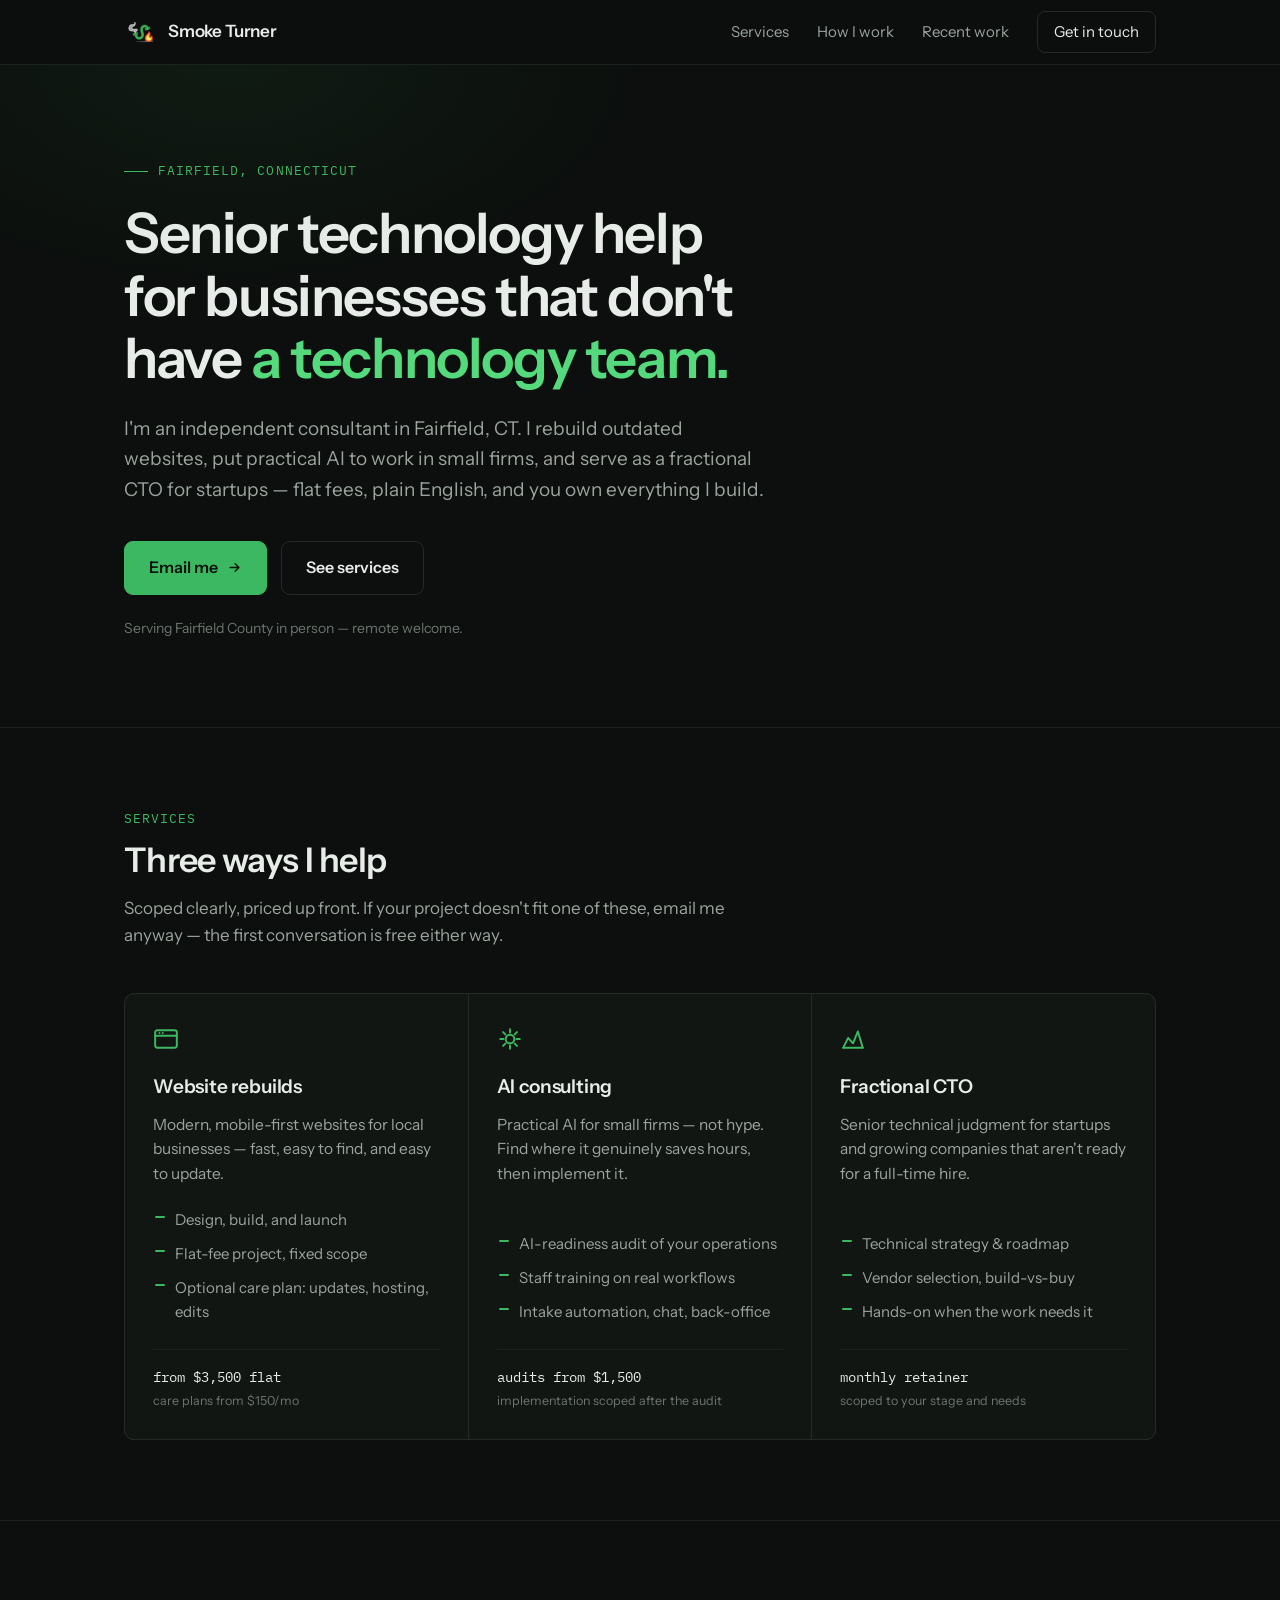
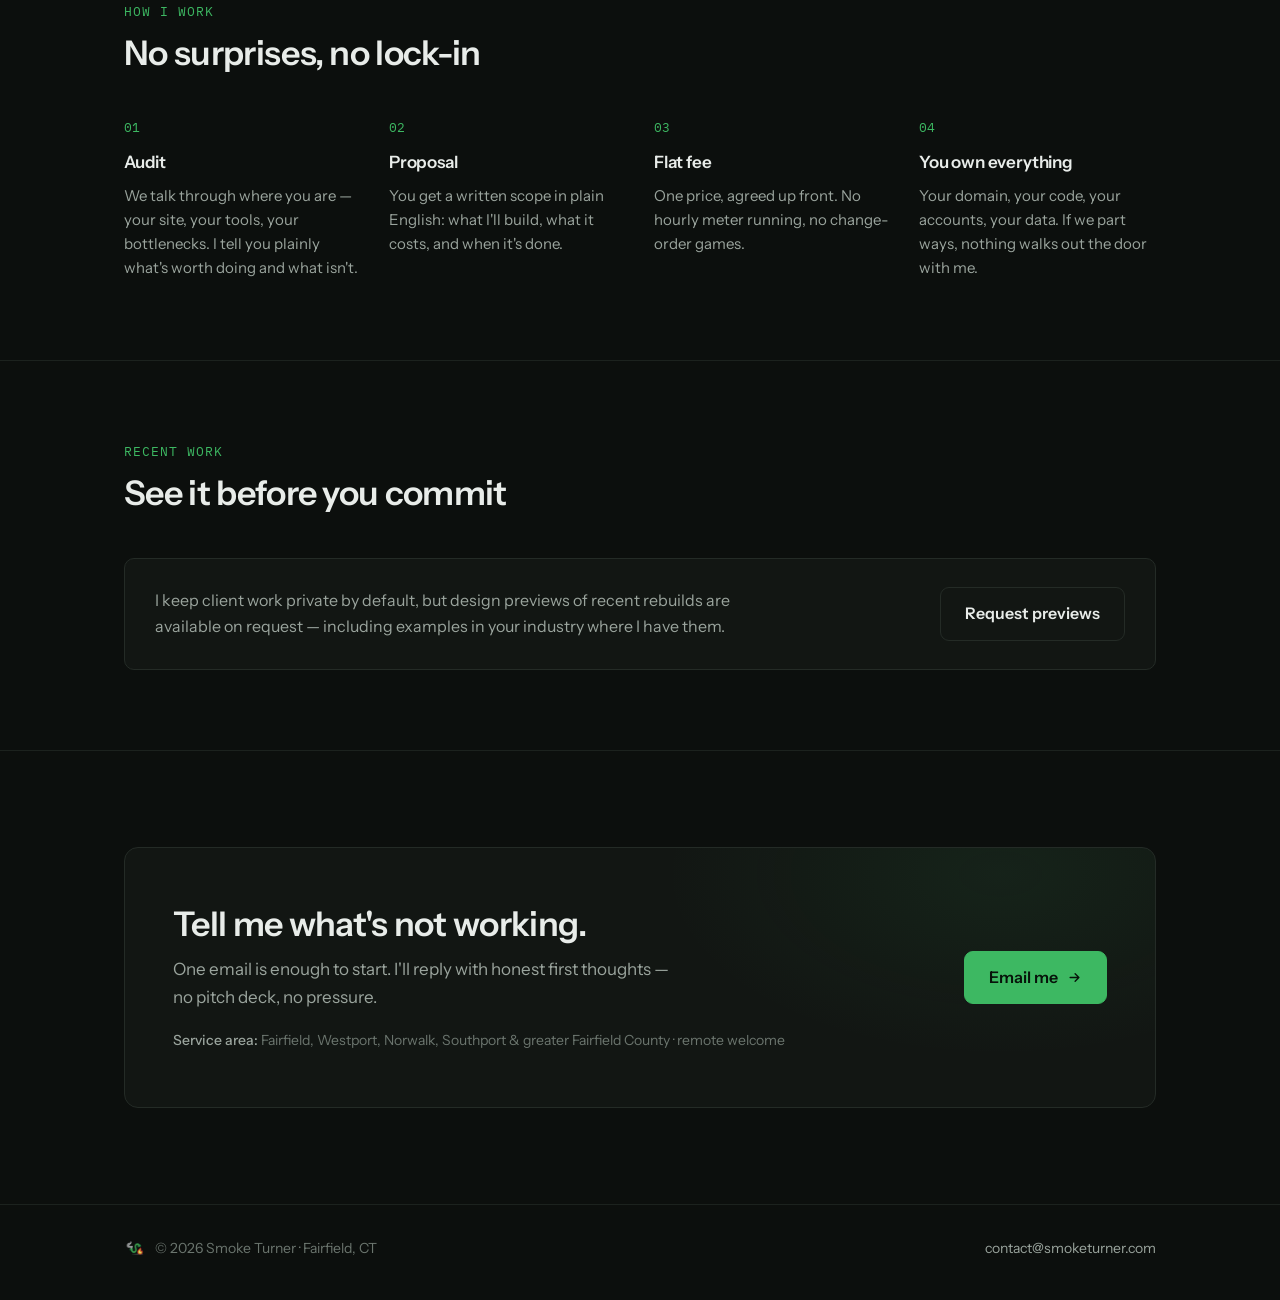
<file: index.html>
<!DOCTYPE html>
<html lang="en">
<head>
<meta charset="UTF-8">
<meta name="viewport" content="width=device-width, initial-scale=1.0">
<title>Smoke Turner — Technology Consulting in Fairfield, CT</title>
<link rel="apple-touch-icon" sizes="180x180" href="/apple-touch-icon.png">
<link rel="icon" type="image/png" sizes="32x32" href="/favicon-32x32.png">
<link rel="icon" type="image/png" sizes="16x16" href="/favicon-16x16.png">
<link rel="manifest" href="/site.webmanifest">
<meta property="og:title" content="Smoke Turner — Technology Consulting in Fairfield, CT">
<meta property="og:description" content="Website rebuilds, AI consulting, and fractional CTO services for Fairfield County businesses.">
<meta property="og:url" content="https://smoketurner.com/">
<meta property="og:type" content="website">
<meta name="description" content="Senior technology help for Fairfield County businesses: website rebuilds, practical AI consulting, and fractional CTO services. Fairfield, CT.">

<meta name="description" content="Independent technology consultant in Fairfield, CT. Website rebuilds, practical AI consulting, and fractional CTO services for Fairfield County small businesses and startups.">
<link rel="icon" href="assets/logo.png" type="image/png">
<link rel="preconnect" href="https://fonts.googleapis.com">
<link rel="preconnect" href="https://fonts.gstatic.com" crossorigin>
<link href="https://fonts.googleapis.com/css2?family=Instrument+Sans:wght@400;500;600;700&family=IBM+Plex+Mono:wght@400;500&display=swap" rel="stylesheet">
<style>
:root{
  --bg:#0c0f0d;
  --surface:#121613;
  --surface-2:#171c18;
  --border:#242b26;
  --border-soft:#1c221e;
  --ink:#e8ece9;
  --muted:#9aa49d;
  --faint:#6b756e;
  --accent:#3db862;
  --accent-bright:#54d97d;
  --accent-dim:rgba(61,184,98,.12);
  --flame:#f2803a;
  --max:1080px;
  --radius:10px;
}
*{margin:0;padding:0;box-sizing:border-box}
html{scroll-behavior:smooth}
@media (prefers-reduced-motion: reduce){html{scroll-behavior:auto}}
body{
  background:var(--bg);
  color:var(--ink);
  font-family:'Instrument Sans',system-ui,sans-serif;
  font-size:17px;
  line-height:1.6;
  -webkit-font-smoothing:antialiased;
}
.wrap{max-width:var(--max);margin:0 auto;padding:0 24px}
a{color:inherit}
::selection{background:var(--accent);color:#08120b}

/* ---------- header ---------- */
header{
  position:sticky;top:0;z-index:50;
  background:rgba(12,15,13,.86);
  backdrop-filter:blur(12px);
  border-bottom:1px solid var(--border-soft);
}
.nav{display:flex;align-items:center;justify-content:space-between;height:64px}
.brand{display:flex;align-items:center;gap:10px;text-decoration:none;font-weight:600;font-size:17px;letter-spacing:-.01em}
.brand img{width:34px;height:34px;display:block}
.nav-links{display:flex;align-items:center;gap:28px;font-size:15px}
.nav-links a{text-decoration:none;color:var(--muted);transition:color .15s}
.nav-links a:hover,.nav-links a:focus-visible{color:var(--ink)}
.nav-cta{
  color:var(--ink) !important;
  border:1px solid var(--border);
  padding:8px 16px;border-radius:8px;
  transition:border-color .15s,background .15s;
}
.nav-cta:hover,.nav-cta:focus-visible{border-color:var(--accent);background:var(--accent-dim)}
@media (max-width:640px){
  .nav-links a:not(.nav-cta){display:none}
}

/* ---------- hero ---------- */
.hero{padding:96px 0 88px;position:relative;overflow:hidden}
.hero::before{
  content:"";position:absolute;inset:0;pointer-events:none;
  background:radial-gradient(600px 320px at 18% 0%, rgba(61,184,98,.07), transparent 70%);
}
.kicker{
  font-family:'IBM Plex Mono',monospace;font-size:13px;letter-spacing:.08em;
  text-transform:uppercase;color:var(--accent);margin-bottom:20px;display:flex;align-items:center;gap:10px;
}
.kicker::before{content:"";width:24px;height:1px;background:var(--accent);display:inline-block}
h1{
  font-size:clamp(34px,5.4vw,56px);font-weight:600;letter-spacing:-.025em;
  line-height:1.12;max-width:15.5em;text-wrap:balance;
}
h1 .em{color:var(--accent-bright)}
.hero p.lede{
  margin-top:24px;max-width:34em;font-size:clamp(17px,2vw,19px);color:var(--muted);text-wrap:pretty;
}
.hero-actions{margin-top:36px;display:flex;gap:14px;flex-wrap:wrap;align-items:center}
.btn{
  display:inline-flex;align-items:center;gap:9px;
  padding:13px 24px;border-radius:9px;font-size:16px;font-weight:600;
  text-decoration:none;min-height:48px;
  transition:background .15s,border-color .15s,transform .1s;
}
.btn-primary{background:var(--accent);color:#07130a;border:1px solid var(--accent)}
.btn-primary:hover,.btn-primary:focus-visible{background:var(--accent-bright);border-color:var(--accent-bright)}
.btn-primary:active{transform:translateY(1px)}
.btn-ghost{border:1px solid var(--border);color:var(--ink)}
.btn-ghost:hover,.btn-ghost:focus-visible{border-color:var(--accent);background:var(--accent-dim)}
.hero-note{margin-top:22px;font-size:14px;color:var(--faint)}

/* ---------- section scaffolding ---------- */
section{padding:80px 0;border-top:1px solid var(--border-soft)}
.sec-head{margin-bottom:44px;max-width:36em}
.sec-label{
  font-family:'IBM Plex Mono',monospace;font-size:12.5px;letter-spacing:.08em;
  text-transform:uppercase;color:var(--accent);margin-bottom:12px;
}
h2{font-size:clamp(26px,3.4vw,34px);font-weight:600;letter-spacing:-.02em;line-height:1.2;text-wrap:balance}
.sec-head p{margin-top:14px;color:var(--muted);text-wrap:pretty}

/* ---------- services ---------- */
.services{display:grid;grid-template-columns:repeat(3,1fr);gap:1px;background:var(--border);border:1px solid var(--border);border-radius:var(--radius);overflow:hidden}
.svc{background:var(--surface);padding:32px 28px 28px;display:flex;flex-direction:column;transition:background .2s}
.svc:hover{background:var(--surface-2)}
.svc svg{width:26px;height:26px;stroke:var(--accent);margin-bottom:20px}
.svc h3{font-size:19px;font-weight:600;letter-spacing:-.01em;margin-bottom:10px}
.svc p{font-size:15.5px;color:var(--muted);flex:1;text-wrap:pretty}
.svc ul{list-style:none;margin:16px 0 20px;flex:1}
.svc li{font-size:15px;color:var(--muted);padding:5px 0 5px 22px;position:relative}
.svc li::before{content:"";position:absolute;left:2px;top:13px;width:10px;height:2px;background:var(--accent);border-radius:1px}
.price{
  font-family:'IBM Plex Mono',monospace;font-size:14px;color:var(--ink);
  border-top:1px solid var(--border-soft);padding-top:16px;margin-top:auto;
}
.price small{display:block;color:var(--faint);font-size:12.5px;margin-top:3px;font-family:'Instrument Sans',sans-serif}
@media (max-width:880px){.services{grid-template-columns:1fr}}

/* ---------- how I work ---------- */
.steps{display:grid;grid-template-columns:repeat(4,1fr);gap:36px 28px;counter-reset:step}
.step{counter-increment:step}
.step .num{
  font-family:'IBM Plex Mono',monospace;font-size:13px;color:var(--accent);
  margin-bottom:10px;
}
.step .num::before{content:"0" counter(step)}
.step h3{font-size:17px;font-weight:600;margin-bottom:8px;letter-spacing:-.01em}
.step p{font-size:15px;color:var(--muted);text-wrap:pretty}
@media (max-width:880px){.steps{grid-template-columns:repeat(2,1fr)}}
@media (max-width:520px){.steps{grid-template-columns:1fr;gap:28px}}

/* ---------- recent work ---------- */
.work-line{
  border:1px solid var(--border);border-radius:var(--radius);
  background:var(--surface);padding:28px 30px;
  display:flex;align-items:center;justify-content:space-between;gap:24px;flex-wrap:wrap;
}
.work-line p{color:var(--muted);font-size:16px;max-width:38em;text-wrap:pretty}
.work-line a{white-space:nowrap}

/* ---------- contact ---------- */
.contact{padding:96px 0}
.contact-inner{
  border:1px solid var(--border);border-radius:14px;
  background:
    radial-gradient(480px 260px at 85% 10%, rgba(61,184,98,.08), transparent 70%),
    var(--surface);
  padding:56px 48px;text-align:left;
  display:flex;align-items:center;justify-content:space-between;gap:36px;flex-wrap:wrap;
}
.contact-inner h2{max-width:14em}
.contact-inner .sub{margin-top:12px;color:var(--muted);max-width:30em;text-wrap:pretty}
.service-area{margin-top:18px;font-size:14px;color:var(--faint)}
.service-area strong{color:var(--muted);font-weight:500}
@media (max-width:720px){.contact-inner{padding:40px 28px}}

/* ---------- footer ---------- */
footer{border-top:1px solid var(--border-soft);padding:32px 0 40px}
.foot{display:flex;align-items:center;justify-content:space-between;gap:16px;flex-wrap:wrap;font-size:14px;color:var(--faint)}
.foot .fb{display:flex;align-items:center;gap:9px}
.foot img{width:22px;height:22px;opacity:.85}
.foot a{color:var(--muted);text-decoration:none}
.foot a:hover{color:var(--ink)}

a:focus-visible,button:focus-visible{outline:2px solid var(--accent);outline-offset:2px}
</style>
</head>
<body>

<header>
  <div class="wrap nav">
    <a class="brand" href="#top">
      <img src="assets/logo.png" alt="Smoke Turner logo">
      Smoke Turner
    </a>
    <nav class="nav-links" aria-label="Main">
      <a href="#services">Services</a>
      <a href="#process">How I work</a>
      <a href="#work">Recent work</a>
      <a class="nav-cta" href="mailto:contact@smoketurner.com">Get in touch</a>
    </nav>
  </div>
</header>

<main id="top">

  <div class="hero">
    <div class="wrap">
      <div class="kicker">Fairfield, Connecticut</div>
      <h1>Senior technology help for businesses that don't have <span class="em">a technology team.</span></h1>
      <p class="lede">I'm an independent consultant in Fairfield, CT. I rebuild outdated websites, put practical AI to work in small firms, and serve as a fractional CTO for startups — flat fees, plain English, and you own everything I build.</p>
      <div class="hero-actions">
        <a class="btn btn-primary" href="mailto:contact@smoketurner.com">Email me
          <svg width="15" height="15" viewBox="0 0 24 24" fill="none" stroke="currentColor" stroke-width="2.2" stroke-linecap="round" stroke-linejoin="round" aria-hidden="true"><path d="M5 12h14M13 6l6 6-6 6"/></svg>
        </a>
        <a class="btn btn-ghost" href="#services">See services</a>
      </div>
      <p class="hero-note">Serving Fairfield County in person — remote welcome.</p>
    </div>
  </div>

  <section id="services">
    <div class="wrap">
      <div class="sec-head">
        <div class="sec-label">Services</div>
        <h2>Three ways I help</h2>
        <p>Scoped clearly, priced up front. If your project doesn't fit one of these, email me anyway — the first conversation is free either way.</p>
      </div>
      <div class="services">

        <div class="svc">
          <svg viewBox="0 0 24 24" fill="none" stroke-width="1.8" stroke-linecap="round" stroke-linejoin="round" aria-hidden="true"><rect x="2" y="4" width="20" height="16" rx="2"/><path d="M2 9h20M6 6.5h.01M9 6.5h.01"/></svg>
          <h3>Website rebuilds</h3>
          <p>Modern, mobile-first websites for local businesses — fast, easy to find, and easy to update.</p>
          <ul>
            <li>Design, build, and launch</li>
            <li>Flat-fee project, fixed scope</li>
            <li>Optional care plan: updates, hosting, edits</li>
          </ul>
          <div class="price">from $3,500 flat<small>care plans from $150/mo</small></div>
        </div>

        <div class="svc">
          <svg viewBox="0 0 24 24" fill="none" stroke-width="1.8" stroke-linecap="round" stroke-linejoin="round" aria-hidden="true"><path d="M12 3v3M12 18v3M3 12h3M18 12h3M5.6 5.6l2.1 2.1M16.3 16.3l2.1 2.1M5.6 18.4l2.1-2.1M16.3 7.7l2.1-2.1"/><circle cx="12" cy="12" r="4"/></svg>
          <h3>AI consulting</h3>
          <p>Practical AI for small firms — not hype. Find where it genuinely saves hours, then implement it.</p>
          <ul>
            <li>AI-readiness audit of your operations</li>
            <li>Staff training on real workflows</li>
            <li>Intake automation, chat, back-office</li>
          </ul>
          <div class="price">audits from $1,500<small>implementation scoped after the audit</small></div>
        </div>

        <div class="svc">
          <svg viewBox="0 0 24 24" fill="none" stroke-width="1.8" stroke-linecap="round" stroke-linejoin="round" aria-hidden="true"><path d="M3 20l4.5-9L12 16l4.5-11L21 20"/><path d="M3 20h18"/></svg>
          <h3>Fractional CTO</h3>
          <p>Senior technical judgment for startups and growing companies that aren't ready for a full-time hire.</p>
          <ul>
            <li>Technical strategy &amp; roadmap</li>
            <li>Vendor selection, build-vs-buy</li>
            <li>Hands-on when the work needs it</li>
          </ul>
          <div class="price">monthly retainer<small>scoped to your stage and needs</small></div>
        </div>

      </div>
    </div>
  </section>

  <section id="process">
    <div class="wrap">
      <div class="sec-head">
        <div class="sec-label">How I work</div>
        <h2>No surprises, no lock-in</h2>
      </div>
      <div class="steps">
        <div class="step">
          <div class="num"></div>
          <h3>Audit</h3>
          <p>We talk through where you are — your site, your tools, your bottlenecks. I tell you plainly what's worth doing and what isn't.</p>
        </div>
        <div class="step">
          <div class="num"></div>
          <h3>Proposal</h3>
          <p>You get a written scope in plain English: what I'll build, what it costs, and when it's done.</p>
        </div>
        <div class="step">
          <div class="num"></div>
          <h3>Flat fee</h3>
          <p>One price, agreed up front. No hourly meter running, no change-order games.</p>
        </div>
        <div class="step">
          <div class="num"></div>
          <h3>You own everything</h3>
          <p>Your domain, your code, your accounts, your data. If we part ways, nothing walks out the door with me.</p>
        </div>
      </div>
    </div>
  </section>

  <section id="work">
    <div class="wrap">
      <div class="sec-head">
        <div class="sec-label">Recent work</div>
        <h2>See it before you commit</h2>
      </div>
      <div class="work-line">
        <p>I keep client work private by default, but design previews of recent rebuilds are available on request — including examples in your industry where I have them.</p>
        <a class="btn btn-ghost" href="mailto:contact@smoketurner.com?subject=Design%20previews">Request previews</a>
      </div>
    </div>
  </section>

  <section class="contact" id="contact">
    <div class="wrap">
      <div class="contact-inner">
        <div>
          <h2>Tell me what's not working.</h2>
          <p class="sub">One email is enough to start. I'll reply with honest first thoughts — no pitch deck, no pressure.</p>
          <p class="service-area"><strong>Service area:</strong> Fairfield, Westport, Norwalk, Southport &amp; greater Fairfield County · remote welcome</p>
        </div>
        <a class="btn btn-primary" href="mailto:contact@smoketurner.com">Email me
          <svg width="15" height="15" viewBox="0 0 24 24" fill="none" stroke="currentColor" stroke-width="2.2" stroke-linecap="round" stroke-linejoin="round" aria-hidden="true"><path d="M5 12h14M13 6l6 6-6 6"/></svg>
        </a>
      </div>
    </div>
  </section>

</main>

<footer>
  <div class="wrap foot">
    <div class="fb">
      <img src="assets/logo.png" alt="">
      <span>© 2026 Smoke Turner · Fairfield, CT</span>
    </div>
    <a href="mailto:contact@smoketurner.com">contact@smoketurner.com</a>
  </div>
</footer>

</body>
</html>
</file>
